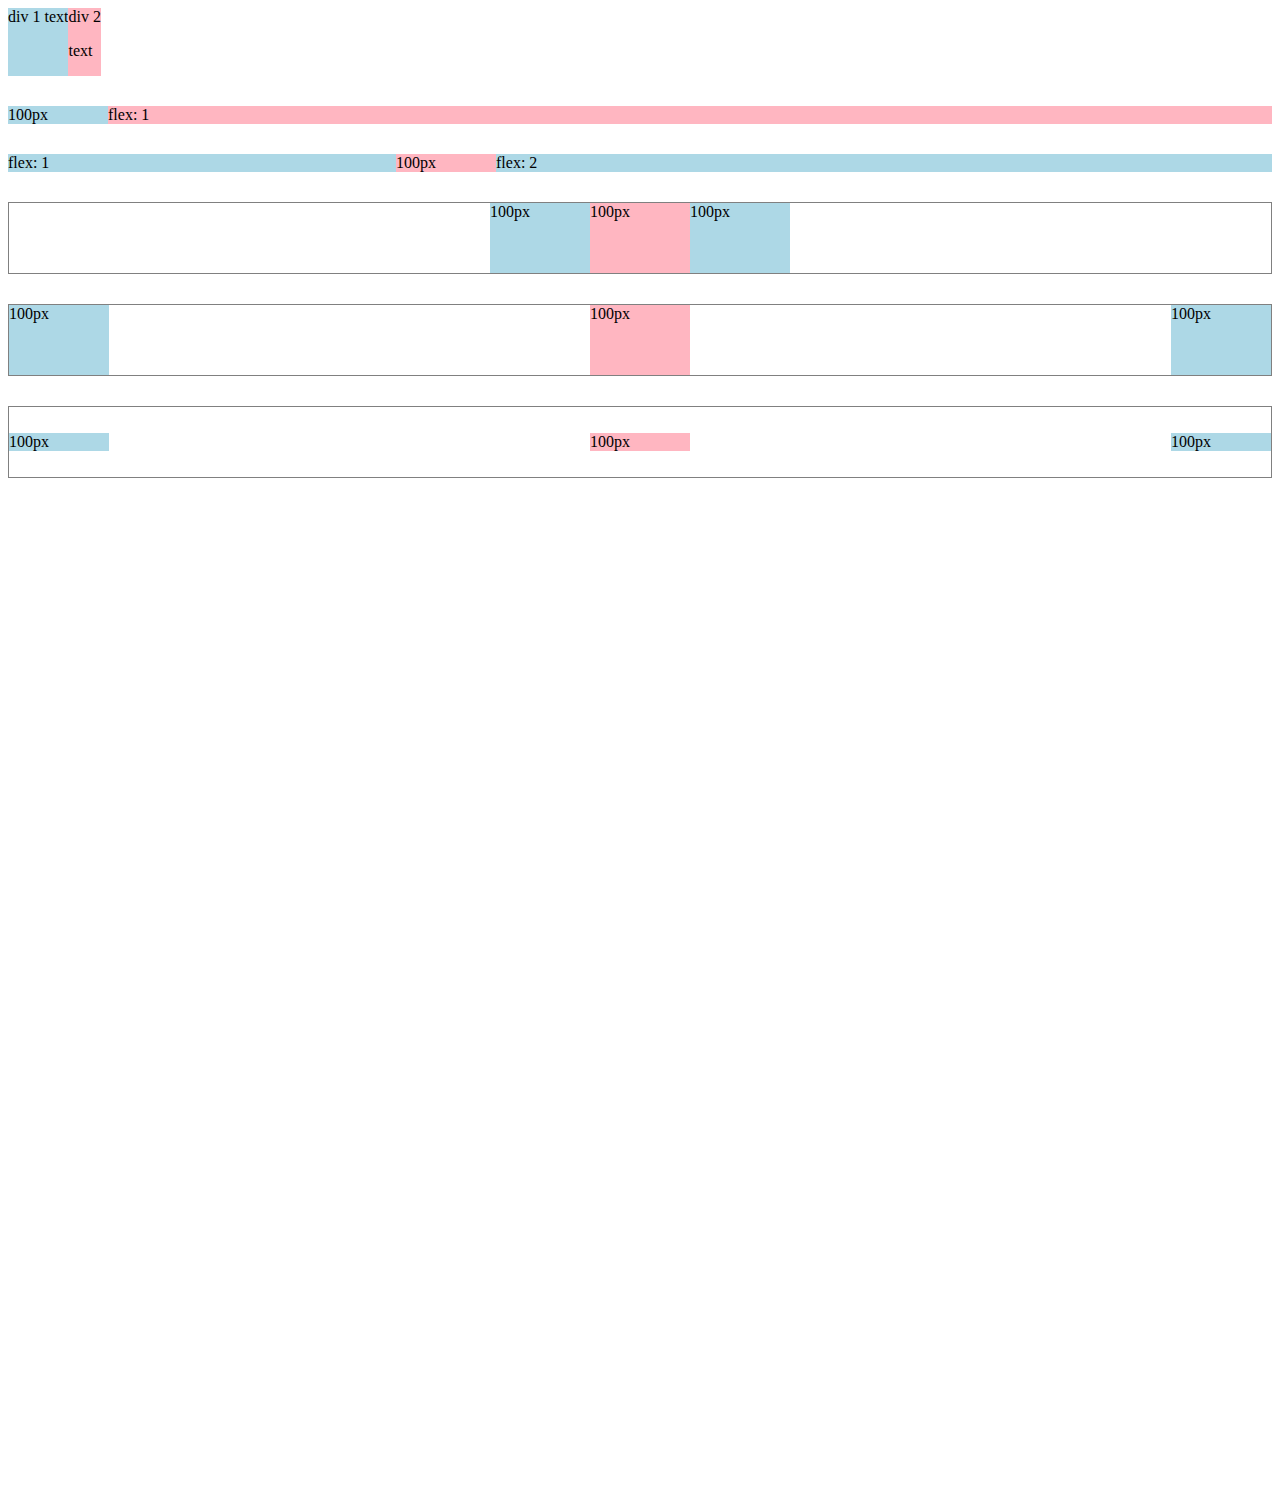
<file: YT HomePage-HTML-CSS/html-css-course-2022/2-copy-of-code/lesson-17/flexbox.html>
<!DOCTYPE html>
<html>
  <head>
    <title>Flexbox Practice</title>
  </head>
  <body style="padding-bottom: 1000px;">
    <div style="
      display: flex;
      flex-direction: row;
    ">
      <div style="background-color: lightblue;">div 1 text</div>
      <div style="background-color: lightpink;">div 2 <p>text</p></div>
    </div>

    <div style="
      margin-top: 30px;
      display: flex;
      flex-direction: row;
    ">
      <div style="
        background-color: lightblue;
        width: 100px;
      ">100px</div>
      <div style="
        background-color: lightpink;
        flex: 1;
      ">flex: 1</div>
    </div>

    <div style="
      margin-top: 30px;
      display: flex;
      flex-direction: row;
    ">
      <div style="
        background-color: lightblue;
        flex: 1;
      ">flex: 1</div>
      <div style="
        background-color: lightpink;
        width: 100px;
      ">100px</div>
      <div style="
        background-color: lightblue;
        flex: 2;
      ">flex: 2</div>
    </div>

    <div style="
      margin-top: 30px;
      height: 70px;
      border-width: 1px;
      border-style: solid;
      border-color: gray;

      display: flex;
      flex-direction: row;
      justify-content: center;
    ">
      <div style="
        background-color: lightblue;
        width: 100px;
      ">100px</div>
      <div style="
        background-color: lightpink;
        width: 100px;
      ">100px</div>
      <div style="
        background-color: lightblue;
        width: 100px;
      ">100px</div>
    </div>

    <div style="
      margin-top: 30px;
      height: 70px;
      border-width: 1px;
      border-style: solid;
      border-color: gray;

      display: flex;
      flex-direction: row;
      justify-content: space-between;
    ">
      <div style="
        background-color: lightblue;
        width: 100px;
      ">100px</div>
      <div style="
        background-color: lightpink;
        width: 100px;
      ">100px</div>
      <div style="
        background-color: lightblue;
        width: 100px;
      ">100px</div>
    </div>

    <div style="
      margin-top: 30px;
      height: 70px;
      border-width: 1px;
      border-style: solid;
      border-color: gray;

      display: flex;
      flex-direction: row;
      justify-content: space-between;
      align-items: center;
    ">
      <div style="
        background-color: lightblue;
        width: 100px;
      ">100px</div>
      <div style="
        background-color: lightpink;
        width: 100px;
      ">100px</div>
      <div style="
        background-color: lightblue;
        width: 100px;
      ">100px</div>
    </div>
  </body>
</html>
</file>
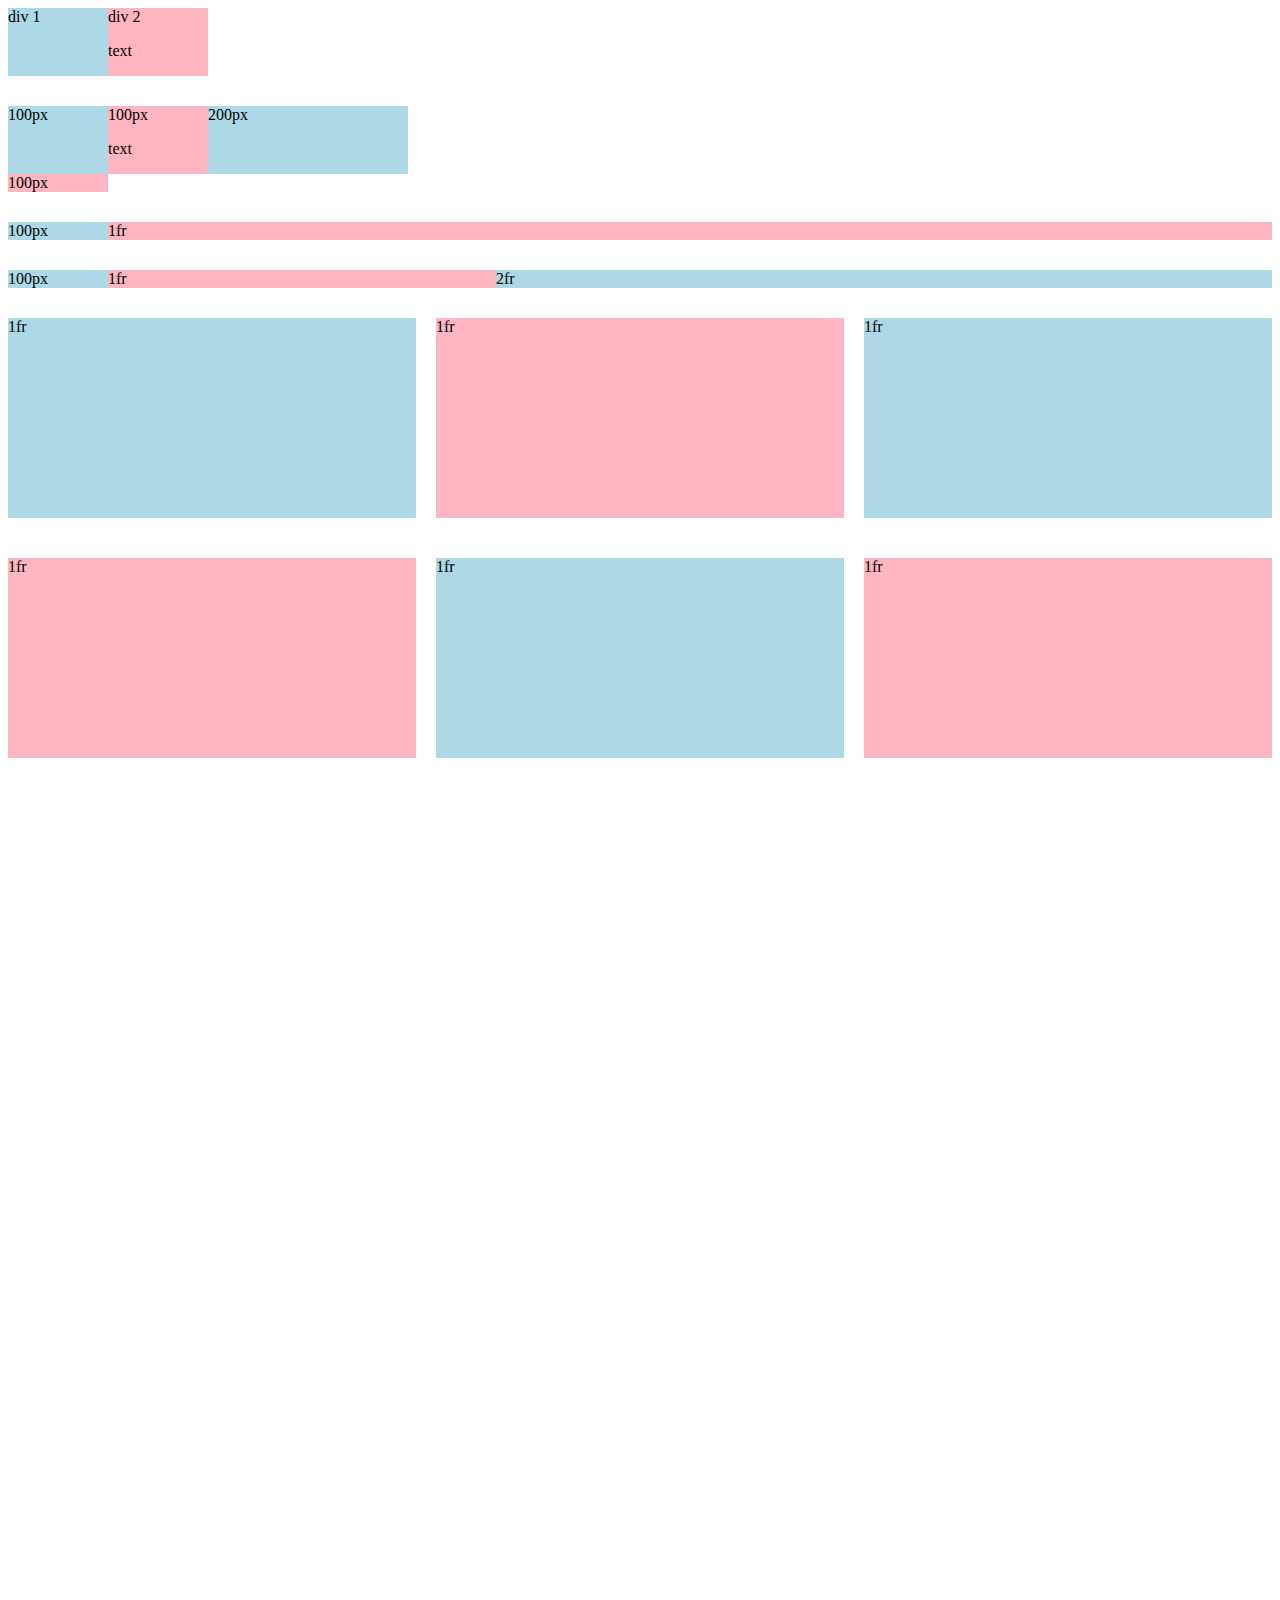
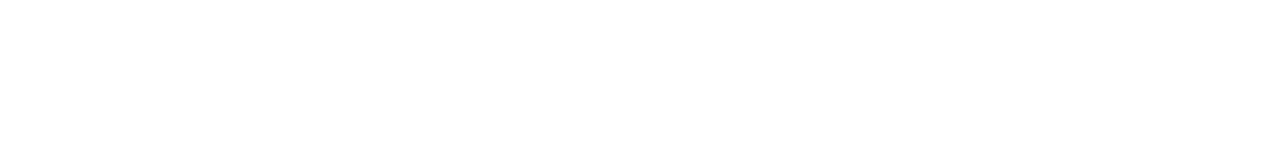
<file: YT HomePage-HTML-CSS/html-css-course-2022/2-copy-of-code/lesson-17/grid.html>
<!DOCTYPE html>
<html>
  <head>
    <title>Grid Practice</title>
  </head>
  <body style="padding-bottom: 1000px;">
    <div style="
      display: grid;
      grid-template-columns: 100px 100px;
    ">
      <div style="background-color: lightblue;">div 1</div>
      <div style="background-color: lightpink;">div 2<p>text</p></div>
    </div>

    <div style="
      margin-top: 30px;
      display: grid;
      grid-template-columns: 100px 100px 200px;
    ">
      <div style="background-color: lightblue;">100px</div>
      <div style="background-color: lightpink;">100px<p>text</p></div>
      <div style="background-color: lightblue;">200px</div>
      <div style="background-color: lightpink;">100px</div>
    </div>

    <div style="
      margin-top: 30px;
      display: grid;
      grid-template-columns: 100px 1fr;
    ">
      <div style="background-color: lightblue;">100px</div>
      <div style="background-color: lightpink;">1fr</div>
    </div>

    <div style="
      margin-top: 30px;
      display: grid;
      grid-template-columns: 100px 1fr 2fr;
    ">
      <div style="background-color: lightblue;">100px</div>
      <div style="background-color: lightpink;">1fr</div>
      <div style="background-color: lightblue;">2fr</div>
    </div>

    <div style="
      margin-top: 30px;
      display: grid;
      grid-template-columns: 1fr 1fr 1fr;
      column-gap: 20px;
      row-gap: 40px;
    ">
      <div style="background-color: lightblue; height: 200px;">1fr</div>
      <div style="background-color: lightpink; height: 200px;">1fr</div>
      <div style="background-color: lightblue; height: 200px;">1fr</div>
      <div style="background-color: lightpink; height: 200px;">1fr</div>
      <div style="background-color: lightblue; height: 200px;">1fr</div>
      <div style="background-color: lightpink; height: 200px;">1fr</div>
    </div>
  </body>
</html>
</file>
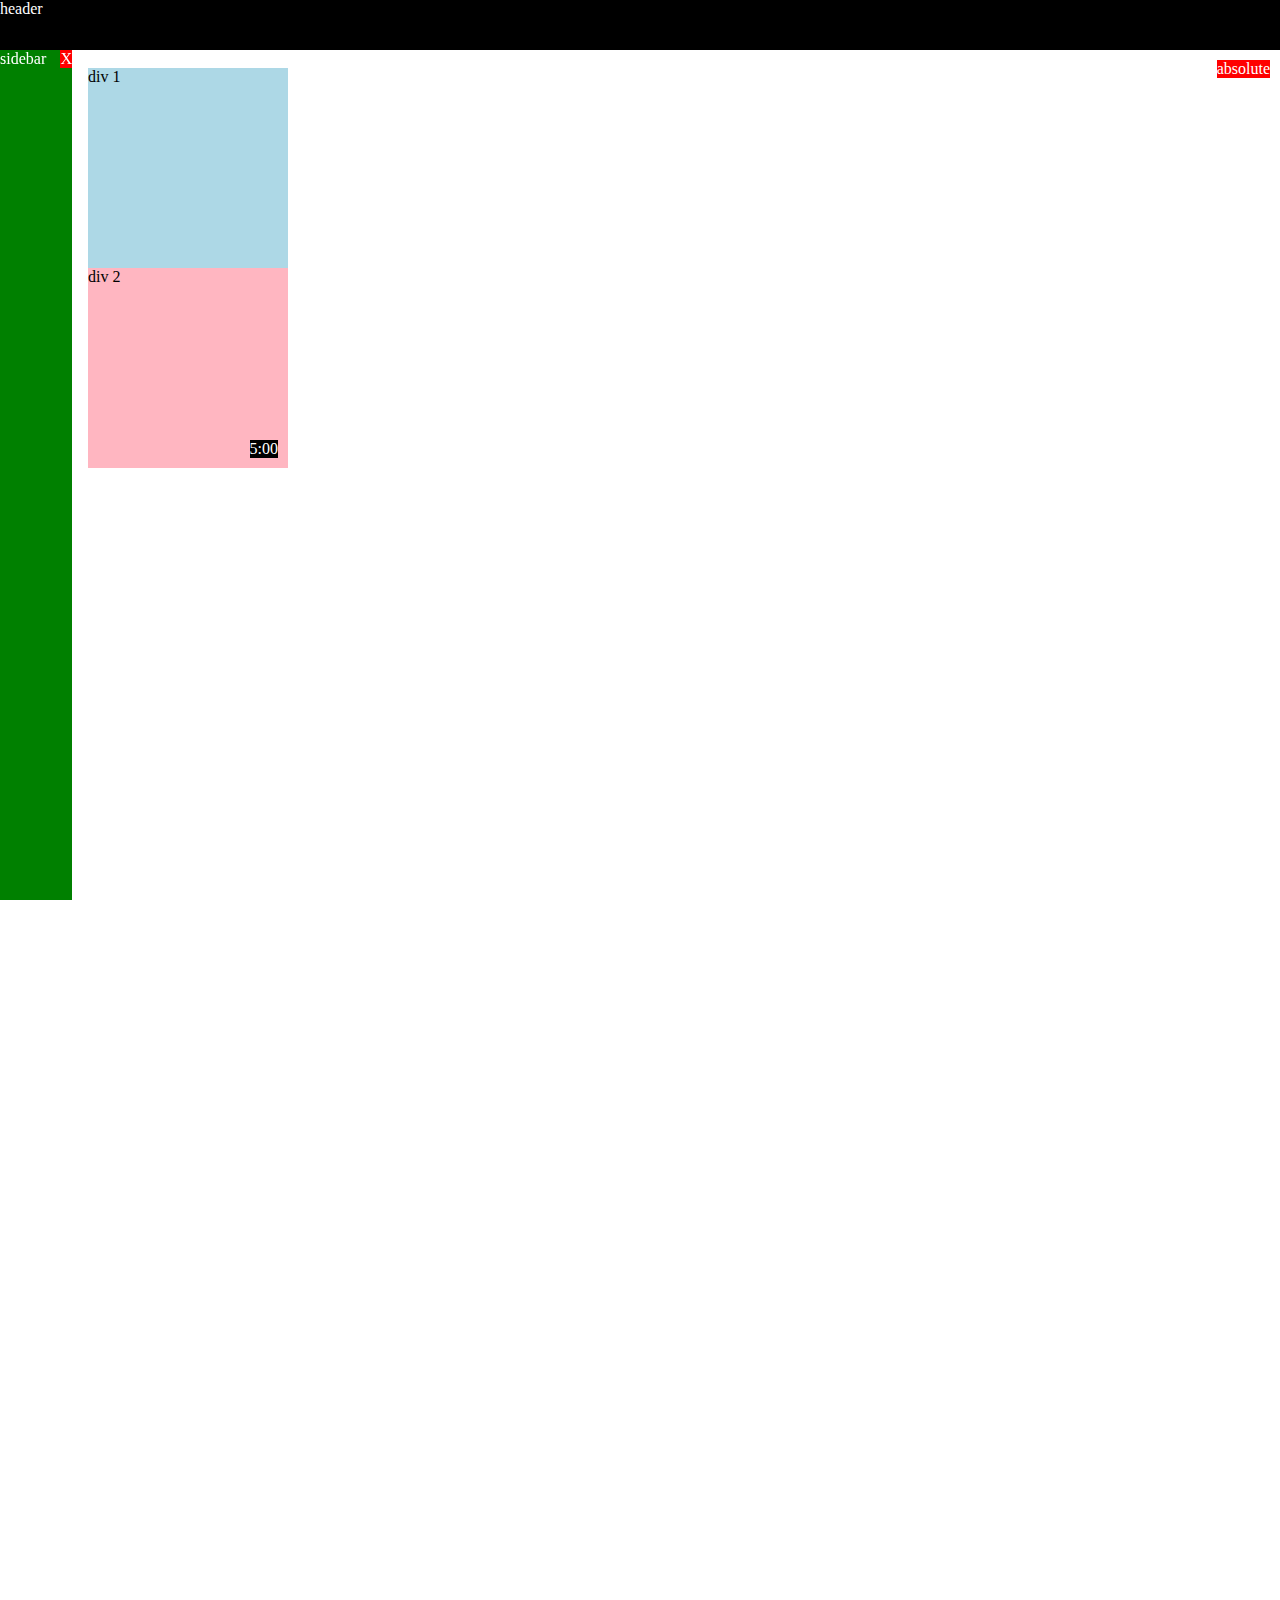
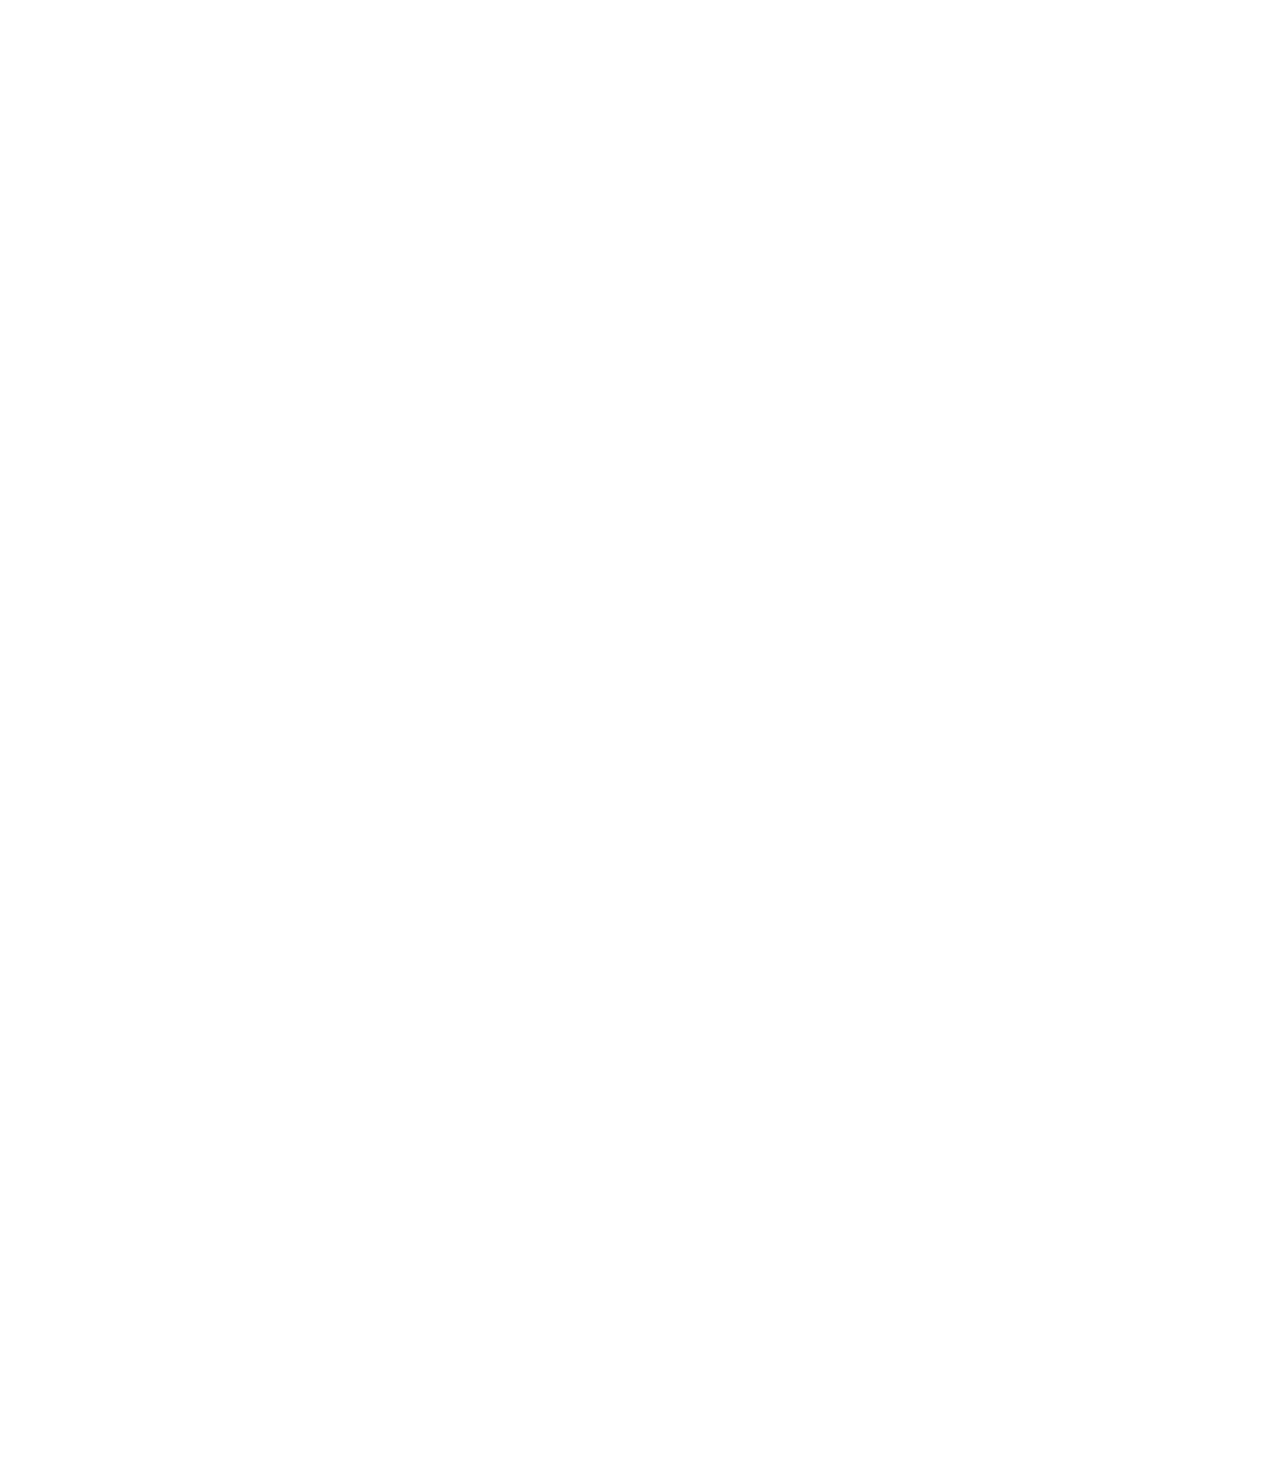
<file: YT HomePage-HTML-CSS/html-css-course-2022/2-copy-of-code/lesson-17/position.html>
<!DOCTYPE html>
<html>
  <head>
    <title>Position Practice</title>
  </head>
  <body style="
    height: 3000px;
    padding-top: 60px;
    padding-left: 80px;
  ">
    <div style="
      background-color: black;
      color: white;
      position: fixed;
      top: 0;
      left: 0;
      right: 0;
      height: 50px;
      z-index: 100;
    ">header</div>

    <div style="
      background-color: green;
      color: white;
      position: fixed;
      left: 0;
      bottom: 0;
      top: 50px;
      width: 72px;
    ">
      sidebar
      <div style="
        position: absolute;
        background-color: red;
        color: white;
        top: 0;
        right: 0;
      ">
        X
      </div>
    </div>

    <div style="
      position: absolute;
      background-color: red;
      color: white;
      top: 60px;
      right: 10px;
    ">
      absolute
    </div>

    <div style="
      background-color: lightblue;
      height: 200px;
      width: 200px;
      position: static;
    ">div 1</div>
    <div style="
      background-color: lightpink;
      height: 200px;
      width: 200px;
      position: relative;
    ">
      div 2
      <div style="
        position: absolute;
        background-color: black;
        color: white;
        bottom: 10px;
        right: 10px;
      ">
        5:00
      </div>
    </div>

  </body>
</html>
</file>
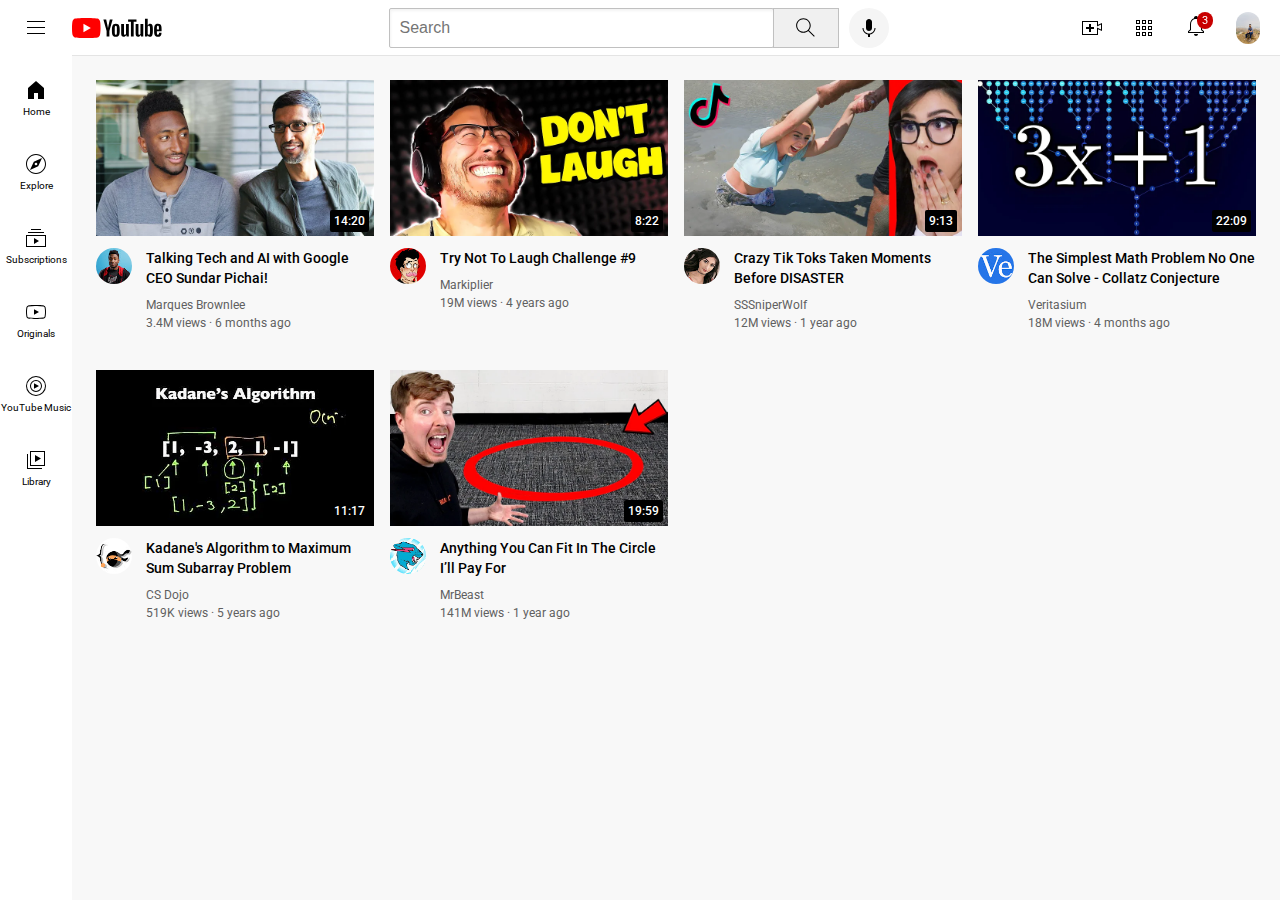
<file: YT HomePage-HTML-CSS/html-css-course-2022/2-copy-of-code/lesson-17/youtube.html>
<!DOCTYPE html>
<html>

<head>
  <title>YouTube.com </title>

  <link rel="preconnect" href="https://fonts.googleapis.com">
  <link rel="preconnect" href="https://fonts.gstatic.com" crossorigin>
  <link href="https://fonts.googleapis.com/css2?family=Roboto:wght@400;500;700&display=swap" rel="stylesheet">

  <link rel="stylesheet" href="styles/general.css">
  <link rel="stylesheet" href="styles/header.css">
  <link rel="stylesheet" href="styles/video.css">
  <link rel="stylesheet" href="styles/sidebar.css">
</head>

<body>
  <header class="header">
    <div class="left-section">
      <img class="hamburger-menu" src="icons/hamburger-menu.svg">
      <img class="youtube-logo" src="icons/youtube-logo.svg">
    </div>
    <div class="middle-section">
      <input class="search-bar" type="text" placeholder="Search">
      <button class="search-button">
        <img class="search-icon" src="icons/search.svg">
        <div class="tooltip">Search</div>
      </button>
      <!-- Put position absolute inside position relative -->
      <button class="voice-search-button">
        <img class="voice-search-icon" src="icons/voice-search-icon.svg">
        <div class="tooltip">Search with your voice</div>
      </button>
    </div>
    <div class="right-section">
      <div class="upload-icon-container">
        <img class="upload-icon" src="icons/upload.svg">
        <div class="tooltip">Create</div>
      </div>
      <img class="youtube-apps-icon" src="icons/youtube-apps.svg">
      <div class="notifications-icon-container">
        <img class="notifications-icon" src="icons/notifications.svg">
        <div class="notifications-count">3</div>
      </div>
      <img class="current-user-picture" src="channel-pictures/user-pic.jpeg">
    </div>
  </header>

  <nav class="sidebar">
    <div class="sidebar-link">
      <img src="icons/home.svg">
      <div>Home</div>
    </div>
    <div class="sidebar-link">
      <img src="icons/explore.svg">
      <div>Explore</div>
    </div>
    <div class="sidebar-link">
      <img src="icons/subscriptions.svg">
      <div>Subscriptions</div>
    </div>
    <div class="sidebar-link">
      <img src="icons/originals.svg">
      <div>Originals</div>
    </div>
    <div class="sidebar-link">
      <img src="icons/youtube-music.svg">
      <div>YouTube Music</div>
    </div>
    <div class="sidebar-link">
      <img src="icons/library.svg">
      <div>Library</div>
    </div>
  </nav>

  <main>
    <section class="video-grid">
      <div class="video-preview">
        <div class="thumbnail-row">
          <img class="thumbnail" src="thumbnails/thumbnail-1.webp">
          <div class="video-time">14:20</div>
        </div>
        <div class="video-info-grid">
          <div class="channel-picture">
            <img class="profile-picture" src="channel-pictures/channel-1.jpeg">
          </div>
          <div class="video-info">
            <p class="video-title">
              Talking Tech and AI with Google CEO Sundar Pichai!
            </p>
            <p class="video-author">
              Marques Brownlee
            </p>
            <p class="video-stats">
              3.4M views &#183; 6 months ago
            </p>
          </div>
        </div>
      </div>

      <div class="video-preview">
        <div class="thumbnail-row">
          <img class="thumbnail" src="thumbnails/thumbnail-2.webp">
          <div class="video-time">8:22</div>
        </div>
        <div class="video-info-grid">
          <div class="channel-picture">
            <img class="profile-picture" src="channel-pictures/channel-2.jpeg">
          </div>
          <div class="video-info">
            <p class="video-title">
              Try Not To Laugh Challenge #9
            </p>
            <p class="video-author">
              Markiplier
            </p>
            <p class="video-stats">
              19M views &#183; 4 years ago
            </p>
          </div>
        </div>
      </div>

      <div class="video-preview">
        <div class="thumbnail-row">
          <img class="thumbnail" src="thumbnails/thumbnail-3.webp">
          <div class="video-time">9:13</div>
        </div>
        <div class="video-info-grid">
          <div class="channel-picture">
            <img class="profile-picture" src="channel-pictures/channel-3.jpeg">
          </div>
          <div class="video-info">
            <p class="video-title">
              Crazy Tik Toks Taken Moments Before DISASTER
            </p>
            <p class="video-author">
              SSSniperWolf
            </p>
            <p class="video-stats">
              12M views &#183; 1 year ago
            </p>
          </div>
        </div>
      </div>

      <div class="video-preview">
        <div class="thumbnail-row">
          <img class="thumbnail" src="thumbnails/thumbnail-4.webp">
          <div class="video-time">22:09</div>
        </div>
        <div class="video-info-grid">
          <div class="channel-picture">
            <img class="profile-picture" src="channel-pictures/channel-4.jpeg">
          </div>
          <div class="video-info">
            <p class="video-title">
              The Simplest Math Problem No One Can Solve - Collatz Conjecture
            </p>
            <p class="video-author">
              Veritasium
            </p>
            <p class="video-stats">
              18M views &#183; 4 months ago
            </p>
          </div>
        </div>
      </div>

      <div class="video-preview">
        <div class="thumbnail-row">
          <img class="thumbnail" src="thumbnails/thumbnail-5.webp">
          <div class="video-time">11:17</div>
        </div>
        <div class="video-info-grid">
          <div class="channel-picture">
            <img class="profile-picture" src="channel-pictures/channel-5.jpeg">
          </div>
          <div class="video-info">
            <p class="video-title">
              Kadane's Algorithm to Maximum Sum Subarray Problem
            </p>
            <p class="video-author">
              CS Dojo
            </p>
            <p class="video-stats">
              519K views &#183; 5 years ago
            </p>
          </div>
        </div>
      </div>

      <div class="video-preview">
        <div class="thumbnail-row">
          <img class="thumbnail" src="thumbnails/thumbnail-6.webp">
          <div class="video-time">19:59</div>
        </div>
        <div class="video-info-grid">
          <div class="channel-picture">
            <img class="profile-picture" src="channel-pictures/channel-6.jpeg">
          </div>
          <div class="video-info">
            <p class="video-title">
              Anything You Can Fit In The Circle I’ll Pay For
            </p>
            <p class="video-author">
              MrBeast
            </p>
            <p class="video-stats">
              141M views &#183; 1 year ago
            </p>
          </div>
        </div>
      </div>
    </section>
  </main>
</body>

</html>
</file>
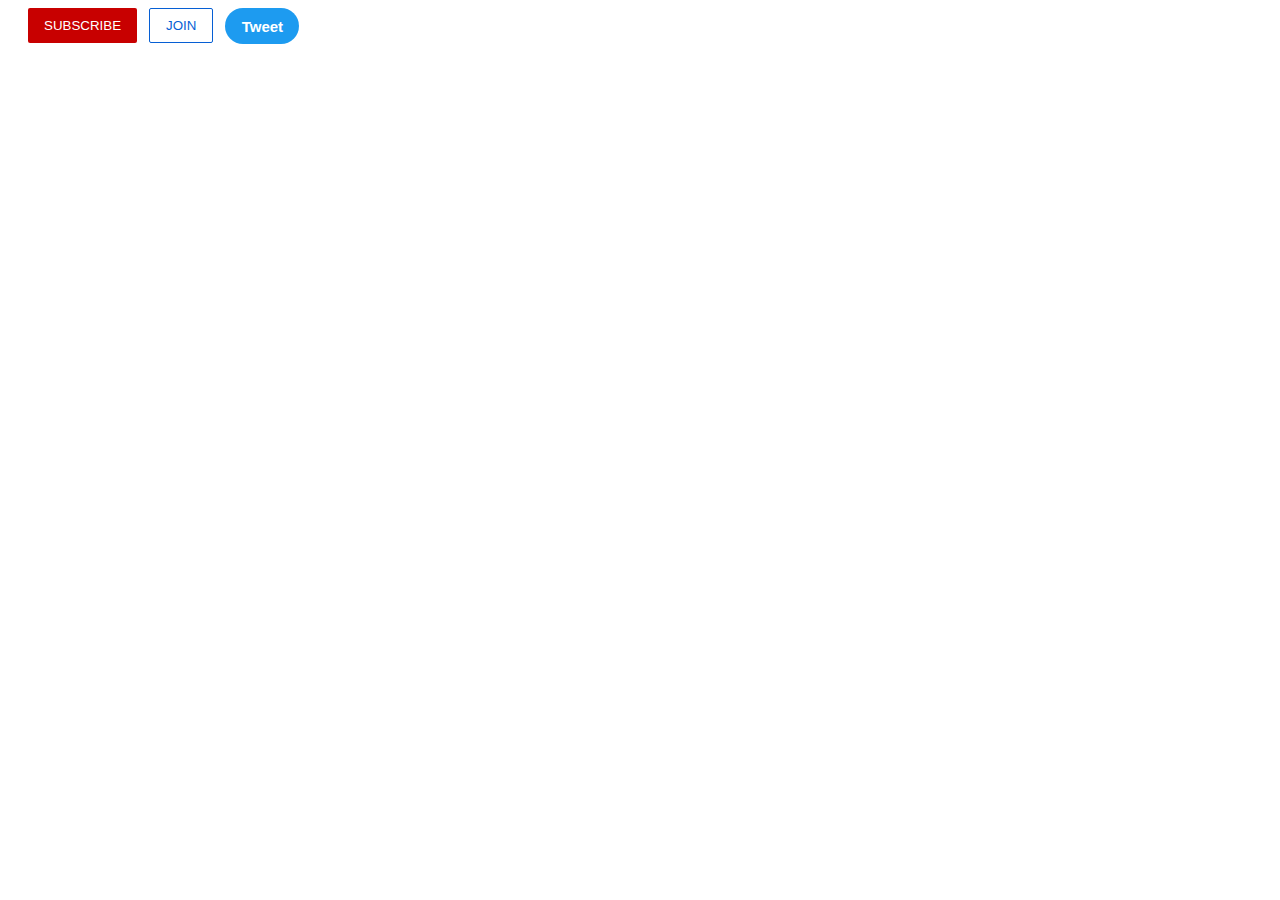
<file: YT HomePage-HTML-CSS/html-css-course-2022/2-copy-of-code/lesson-17/intro-to-html/buttons.html>
<!DOCTYPE html>
<html>
  <head>
    <title>Buttons Practice</title>
    <link rel="stylesheet" href="styles/buttons.css">
  </head>
  <body>
    <button class="subscribe-button">
      SUBSCRIBE
    </button>

    <button class="join-button">
      JOIN
    </button>

    <button class="tweet-button">
      Tweet
    </button>
  </body>
</html>
</file>
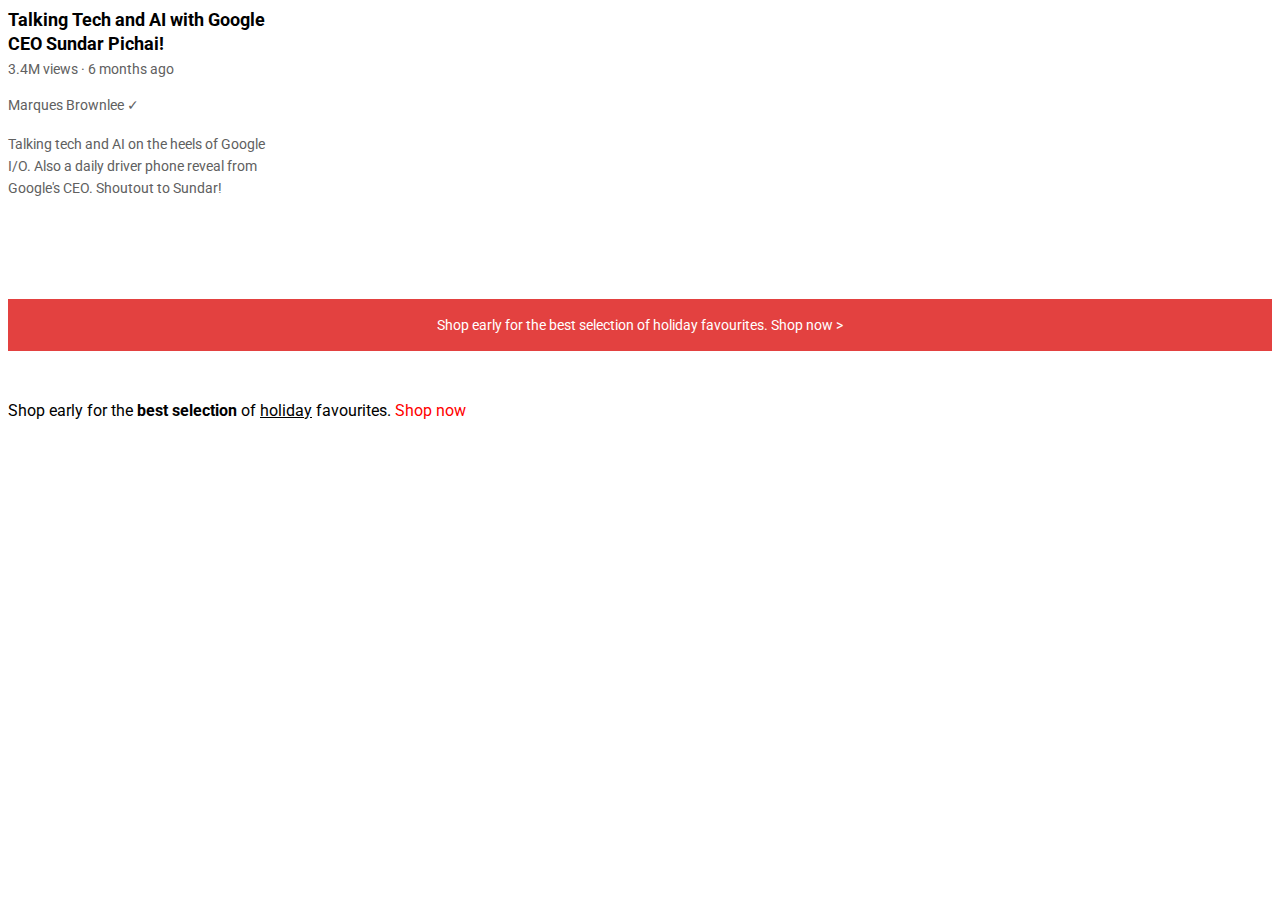
<file: YT HomePage-HTML-CSS/html-css-course-2022/2-copy-of-code/lesson-17/intro-to-html/text.html>
<!DOCTYPE html>
<html>
  <head>
    <title>Text Practice</title>

    <link rel="preconnect" href="https://fonts.googleapis.com">
    <link rel="preconnect" href="https://fonts.gstatic.com" crossorigin>
    <link href="https://fonts.googleapis.com/css2?family=Roboto:wght@400;700&display=swap" rel="stylesheet">

    <link rel="stylesheet" href="styles/text.css">
  </head>
  <body>
    <p class="video-title">
      Talking Tech and AI with Google CEO Sundar Pichai!
    </p>

    <p class="video-stats">
      3.4M views &#183; 6 months ago
    </p>

    <p class="video-author">
      Marques Brownlee &#10003;
    </p>

    <p class="video-description">
      Talking tech and AI on the heels of Google I/O. Also a daily driver phone reveal from Google's CEO. Shoutout to Sundar!
    </p>

    <p class="apple-text">
      Shop early for the best selection of holiday favourites. <span class="shop-link">Shop now &#62;</span>
    </p>

    <p>
      Shop early for the <strong>best selection</strong> of <u>holiday</u> favourites. <span class="span-example">Shop now</span>
    </p>
  </body>
</html>
</file>
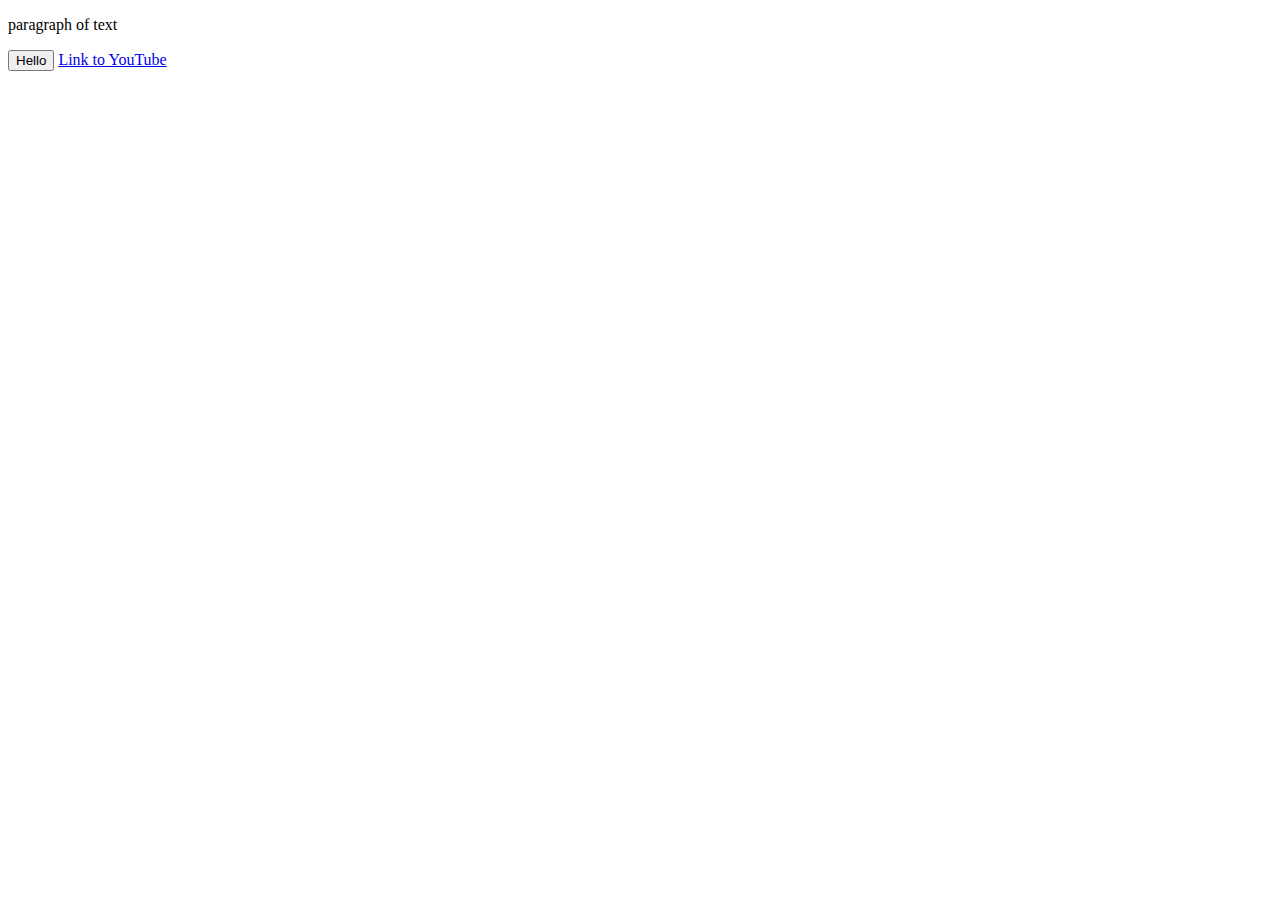
<file: YT HomePage-HTML-CSS/html-css-course-2022/2-copy-of-code/lesson-17/intro-to-html/website.html>
<!DOCTYPE html>
<html>
  <head>
    <title>First Website</title>
  </head>
  <body>
    <p>
      paragraph of text
    </p>

    <button>
      Hello
    </button>

    <a href="https://www.youtube.com/" target="blank">
      Link to YouTube
    </a>
  </body>
</html>
</file>
<file: YT HomePage-HTML-CSS/html-css-course-2022/2-copy-of-code/lesson-17/styles/general.css>
p {
  margin-top: 0;
  margin-bottom: 0;
}

body {
  /* This style below will be inherited */
  font-family: Roboto, Arial;
  margin: 0;
  padding-top: 80px;
  padding-left: 96px;
  padding-right: 24px;
  background-color: rgb(248, 248, 248);
}
</file>
<file: YT HomePage-HTML-CSS/html-css-course-2022/2-copy-of-code/lesson-17/styles/header.css>
.header {
  height: 55px;

  display: flex;
  flex-direction: row;
  justify-content: space-between;

  position: fixed;
  top: 0;
  left: 0;
  right: 0;
  z-index: 100;

  background-color: white;
  border-bottom-width: 1px;
  border-bottom-style: solid;
  border-bottom-color: rgb(228, 228, 228);
}

.left-section {
  display: flex;
  align-items: center;
}

.hamburger-menu {
  height: 24px;
  margin-left: 24px;
  margin-right: 24px;
}

.youtube-logo {
  height: 20px;
}

.middle-section {
  flex: 1;
  margin-left: 70px;
  margin-right: 35px;
  max-width: 500px;
  display: flex;
  align-items: center;
}

.search-bar {
  flex: 1;
  height: 36px;
  padding-left: 10px;
  font-size: 16px;
  border: 1px solid rgb(192, 192, 192);
  border-radius: 2px;
  box-shadow: inset 1px 2px 3px rgba(0, 0, 0, 0.05);
  width: 0;
}

.search-bar::placeholder {
  font-size: 16px;
}

.search-button {
  height: 40px;
  width: 66px;
  background-color: rgb(240, 240, 240);
  border-width: 1px;
  border-style: solid;
  border-color: rgb(192, 192, 192);
  margin-left: -1px;
  margin-right: 10px;
}

.search-button,
.voice-search-button,
.upload-icon-container {
  display: flex;
  justify-content: center;
  align-items: center;
  position: relative;
}

.search-button .tooltip,
.voice-search-button .tooltip,
.upload-icon-container .tooltip {
  position: absolute;
  background-color: gray;
  color: white;
  padding-top: 4px;
  padding-bottom: 4px;
  padding-left: 8px;
  padding-right: 8px;
  border-radius: 2px;
  font-size: 12px;
  bottom: -30px;
  opacity: 0;
  transition: opacity 0.15s;
  pointer-events: none;
  white-space: nowrap;
}

.search-button:hover .tooltip,
.voice-search-button:hover .tooltip,
.upload-icon-container:hover .tooltip {
  opacity: 1;
}

.search-icon {
  height: 25px;
}

.voice-search-button {
  height: 40px;
  width: 40px;
  border-radius: 20px;
  border: none;
  background-color: rgb(245, 245, 245);
}

.voice-search-icon {
  height: 24px;
}

.right-section {
  width: 180px;
  margin-right: 20px;
  display: flex;
  align-items: center;
  justify-content: space-between;
  flex-shrink: 0;
}

.upload-icon {
  height: 24px;
}

.youtube-apps-icon {
  height: 24px;
}

.notifications-icon {
  height: 24px;
}

.notifications-icon-container {
  position: relative;
}

.notifications-count {
  position: absolute;
  top: -2px;
  right: -5px;
  background-color: rgb(200, 0, 0);
  color: white;
  font-size: 11px;
  padding-left: 5px;
  padding-right: 5px;
  padding-top: 2px;
  padding-bottom: 2px;
  border-radius: 10px;
}

.current-user-picture {
  height: 32px;
  border-radius: 16px;
}
</file>
<file: YT HomePage-HTML-CSS/html-css-course-2022/2-copy-of-code/lesson-17/styles/video.css>
.thumbnail {
  width: 100%;
}

.video-title {
  margin-top: 0;
  font-size: 14px;
  font-weight: 500;
  line-height: 20px;
  margin-bottom: 10px;
}

.video-info-grid {
  display: grid;
  grid-template-columns: 50px 1fr;
}

.profile-picture {
  width: 36px;
  border-radius: 50px;
}

.thumbnail-row {
  margin-bottom: 8px;
  position: relative;
}

.video-author,
.video-stats {
  font-size: 12px;
  color: rgb(96, 96, 96);
}

.video-author {
  margin-bottom: 4px;
}

.video-grid {
  display: grid;
  grid-template-columns: 1fr 1fr 1fr;
  column-gap: 16px;
  row-gap: 40px;
}

@media (max-width: 750px) {
  .video-grid {
    grid-template-columns: 1fr 1fr;
  }
}

@media (min-width: 751px) and (max-width: 999px) {
  .video-grid {
    grid-template-columns: 1fr 1fr 1fr;
  }
}

@media (min-width: 1000px) {
  .video-grid {
    grid-template-columns: 1fr 1fr 1fr 1fr;
  }
}

.video-time {
  font-size: 12px;
  font-weight: 500;
  padding: 4px;
  border-radius: 2px;
  background-color: black;
  color: white;
  position: absolute;
  bottom: 8px;
  right: 5px;
}
</file>
<file: YT HomePage-HTML-CSS/html-css-course-2022/2-copy-of-code/lesson-17/styles/sidebar.css>
.sidebar {
  position: fixed;
  left: 0;
  bottom: 0;
  top: 55px;
  background-color: white;
  width: 72px;
  z-index: 200;
  padding-top: 5px;
}

.sidebar-link {
  height: 74px;
  display: flex;
  justify-content: center;
  align-items: center;
  flex-direction: column;
  cursor: pointer;
}

.sidebar-link:hover {
  background-color: rgb(235, 235, 235);
}

.sidebar-link img {
  height: 24px;
  margin-bottom: 4px;
}

.sidebar-link div {
  font-size: 10px;
}
</file>
<file: YT HomePage-HTML-CSS/html-css-course-2022/2-copy-of-code/lesson-17/intro-to-html/styles/buttons.css>
.subscribe-button {
  background-color: rgb(200, 0, 0);
  color: white;
  border: none;
  border-radius: 2px;
  cursor: pointer;
  margin-right: 8px;
  margin-left: 20px;
  padding-top: 10px;
  padding-bottom: 10px;
  padding-left: 16px;
  padding-right: 16px;
  transition: opacity 0.15s;
  vertical-align: top;
}

.subscribe-button:hover {
  opacity: 0.8;
}

.subscribe-button:active {
  opacity: 0.5;
}

.join-button {
  background-color: white;
  border-color: rgb(6, 95, 212);
  border-style: solid;
  border-width: 1px;
  color: rgb(6, 95, 212);
  border-radius: 2px;
  cursor: pointer;
  padding-top: 9px;
  padding-bottom: 9px;
  padding-left: 16px;
  padding-right: 16px;

  transition: background-color 0.15s,
    color 0.15s;
}

.join-button:hover {
  background-color: rgb(6, 95, 212);
  color: white;
}

.join-button:active {
  opacity: 0.7;
}

.tweet-button {
  background-color: rgb(29, 155, 240);
  color: white;
  border: none;
  height: 36px;
  width: 74px;
  border-radius: 8px;
  border-radius: 18px;
  font-weight: bold;
  font-size: 15px;
  cursor: pointer;
  margin-left: 8px;
  transition: box-shadow 0.15s;
  vertical-align: top;
}

.tweet-button:hover {
  box-shadow: 5px 5px 10px rgba(0, 0, 0, 0.15);
}
</file>
<file: YT HomePage-HTML-CSS/html-css-course-2022/2-copy-of-code/lesson-17/intro-to-html/styles/text.css>
p {
  font-family: Roboto;
  margin-top: 0;
  margin-bottom: 0;
}

.video-stats {
  font-size: 14px;
  color: rgb(96, 96, 96);
  margin-bottom: 20px;
}

.video-title {
  font-weight: bold;
  font-size: 18px;
  width: 280px;
  line-height: 24px;
  margin-bottom: 5px;
}

.video-author {
  font-size: 14px;
  color: rgb(96, 96, 96);
  margin-bottom: 20px;
}

.video-description {
  font-size: 14px;
  color: rgb(96, 96, 96);
  width: 280px;
  line-height: 22px;
  margin-bottom: 100px;
}

.apple-text {
  margin-bottom: 50px;
  font-size: 14px;
  background-color: rgb(227, 65, 64);
  color: white;
  text-align: center;
  padding-top: 18px;
  padding-bottom: 18px;
}

.span-example {
  color: red;
}

.span-example:hover {
  text-decoration: underline;
}

.shop-link {
  cursor: pointer;
}

.shop-link:hover {
  text-decoration: underline;
}
</file>
